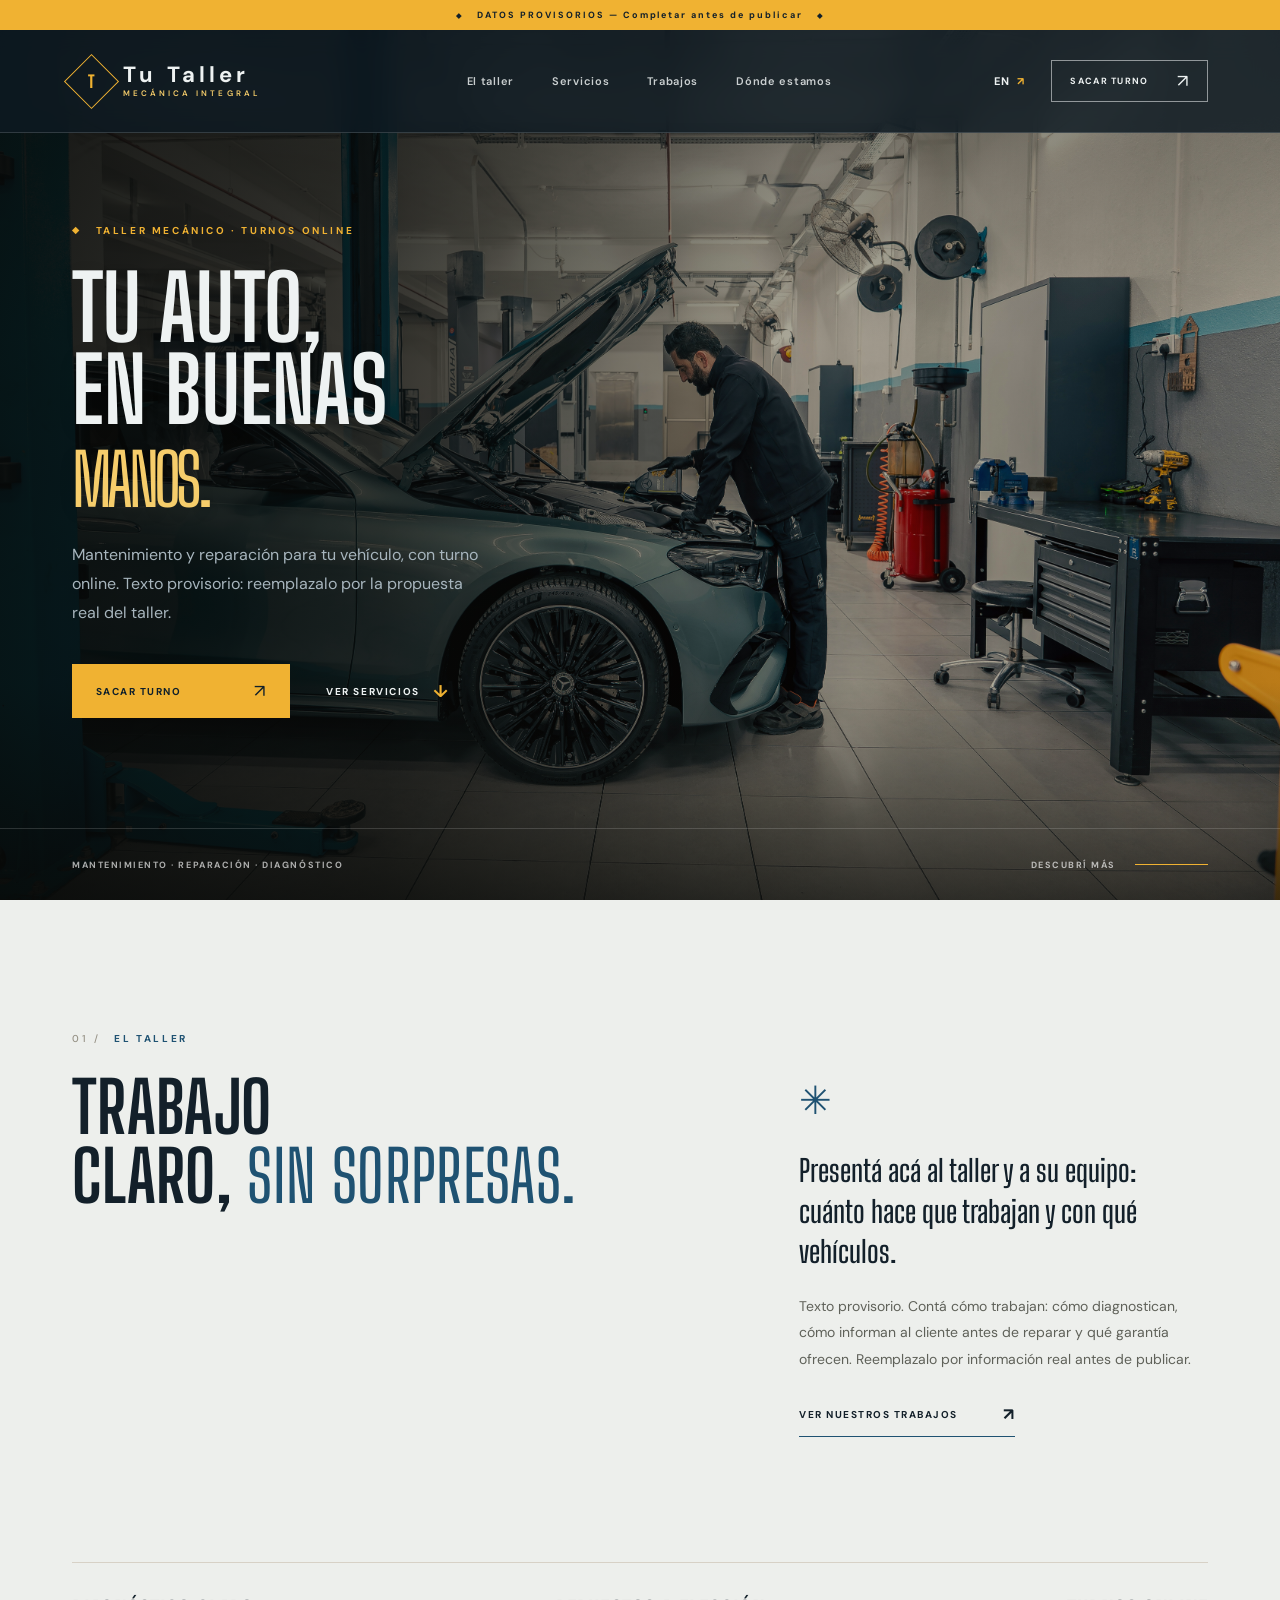
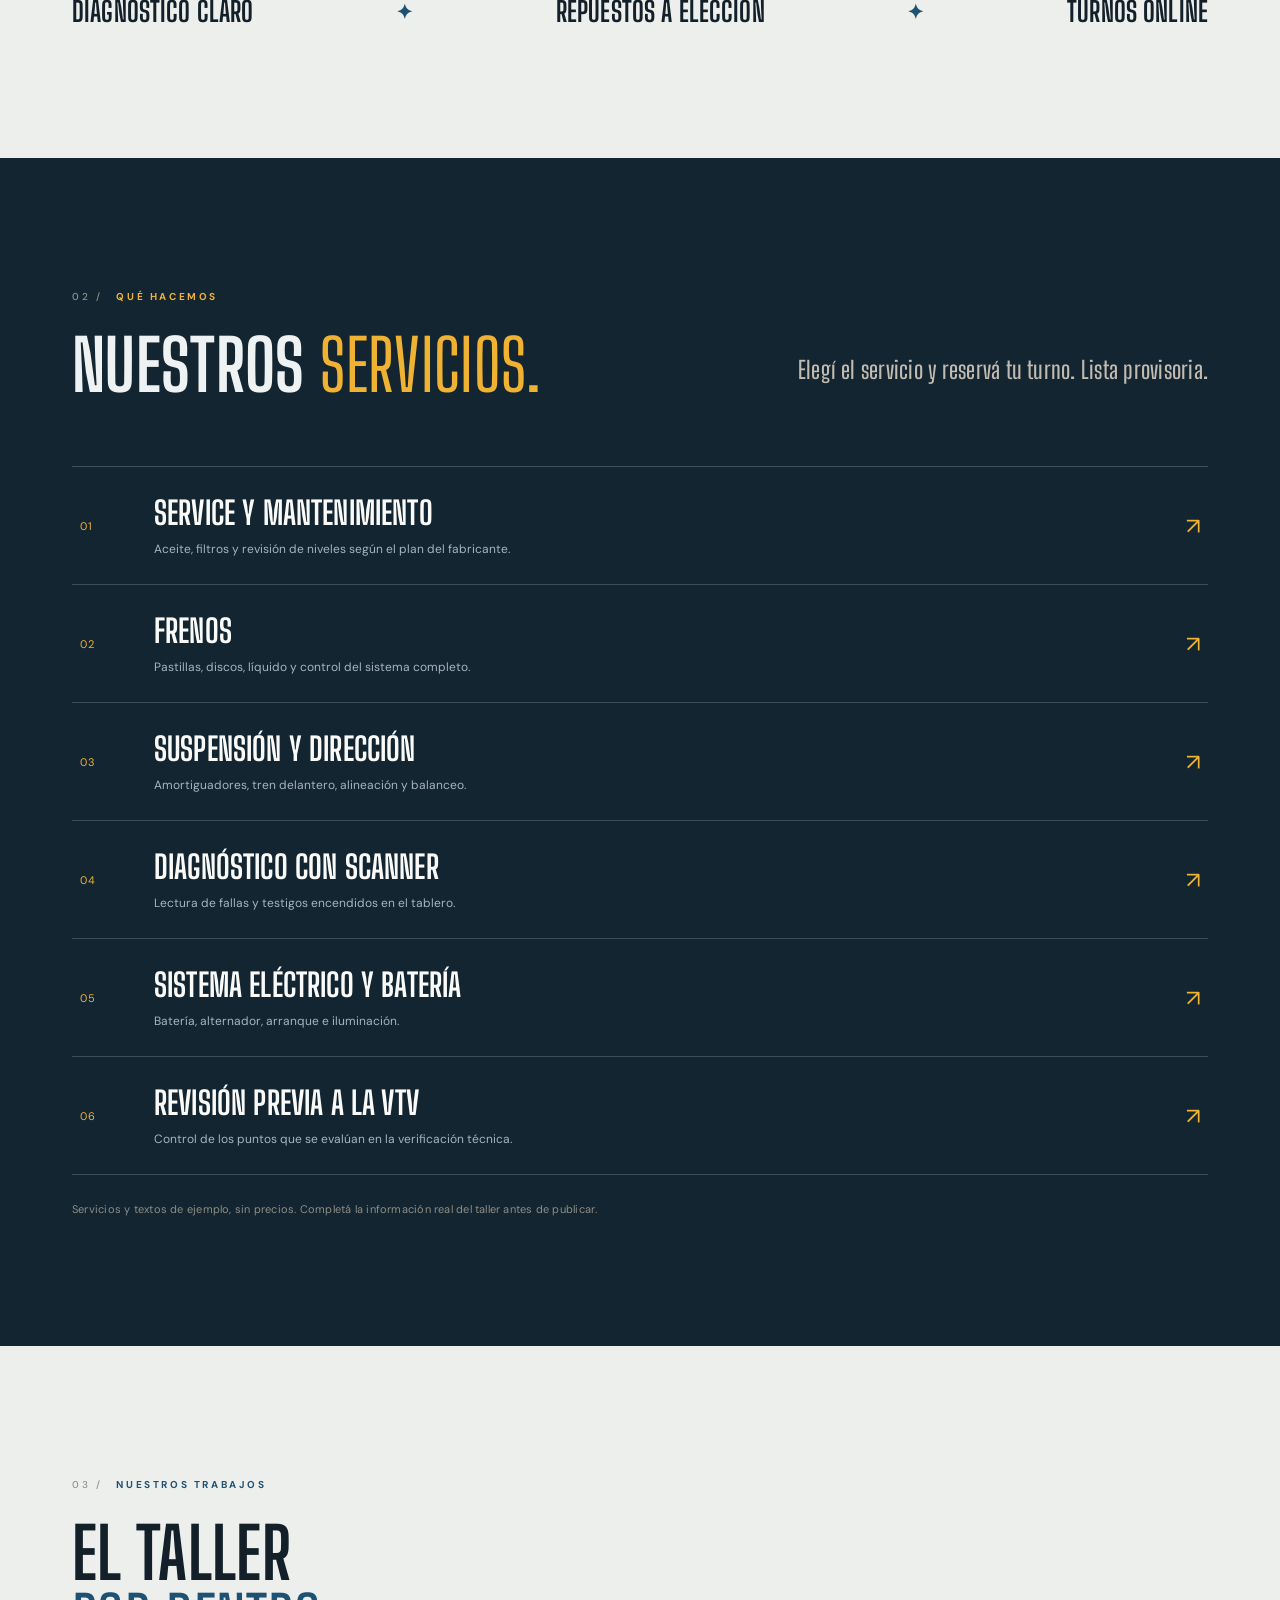
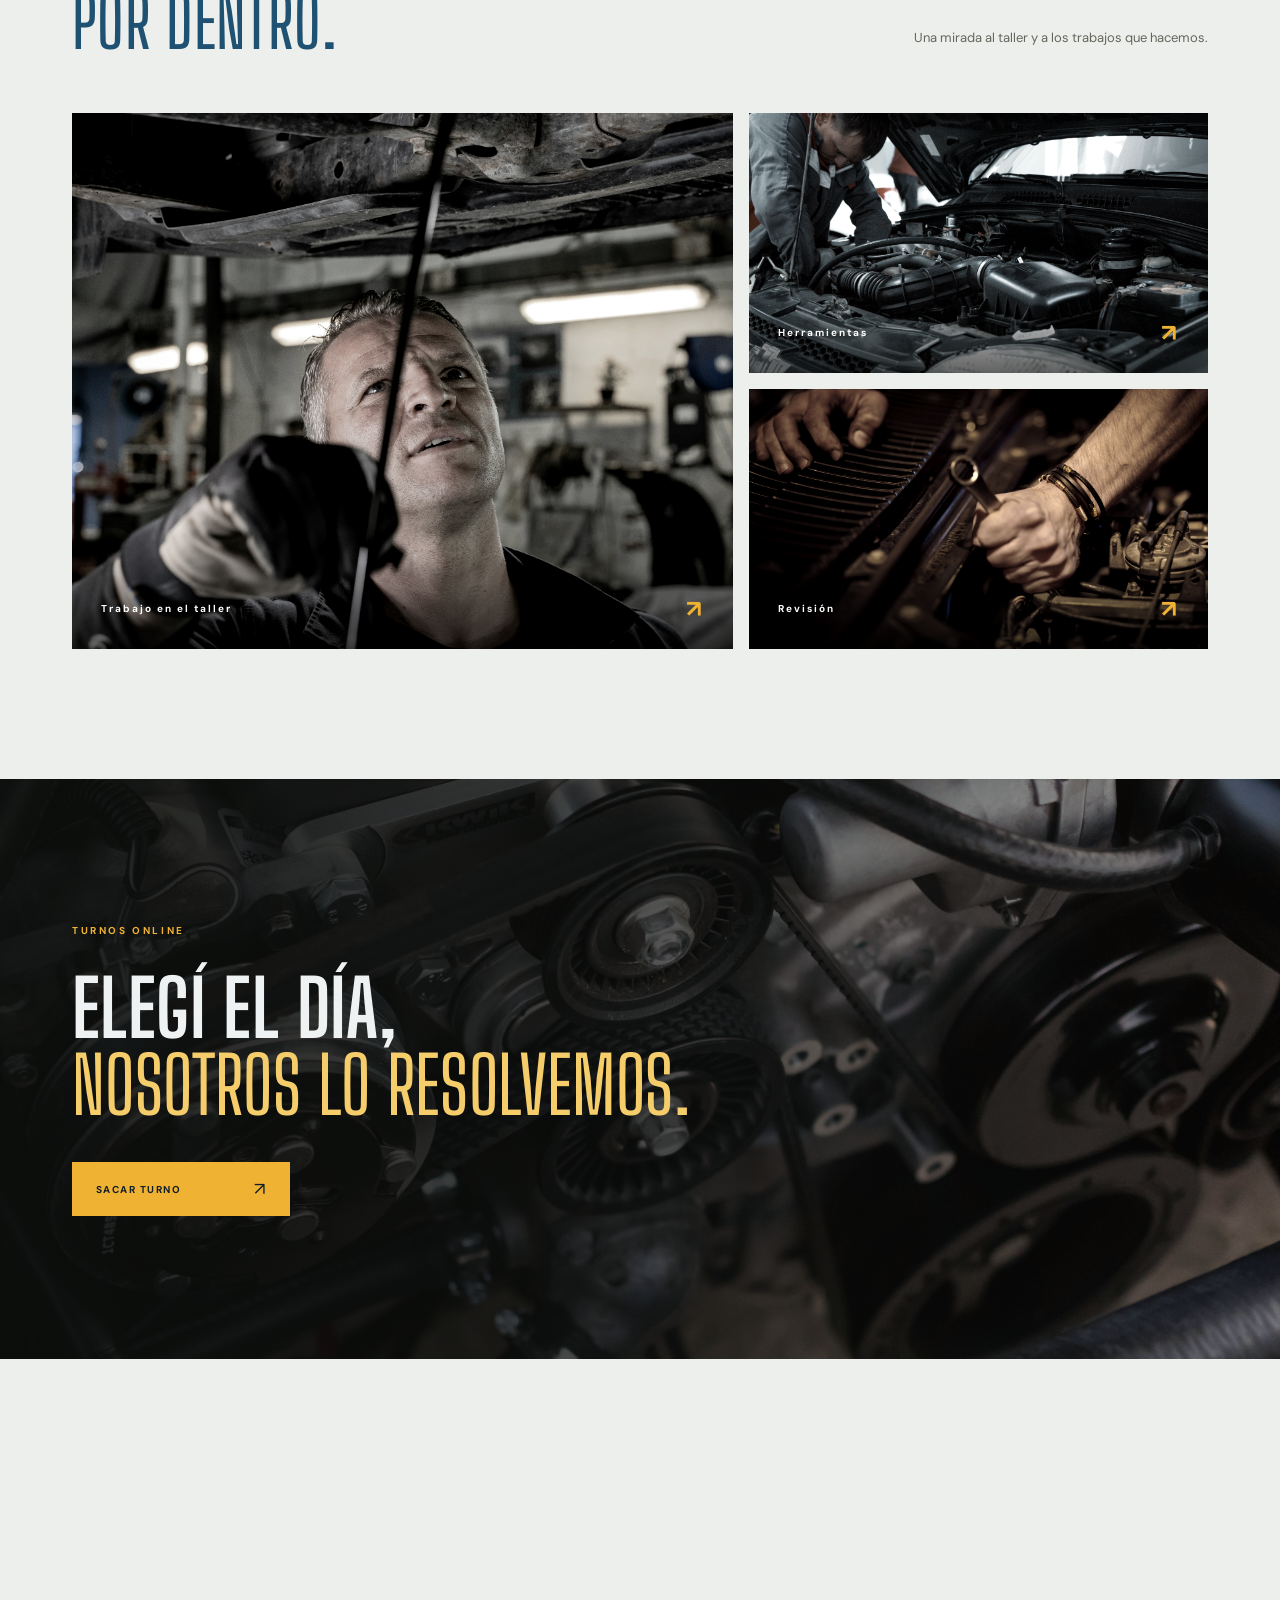
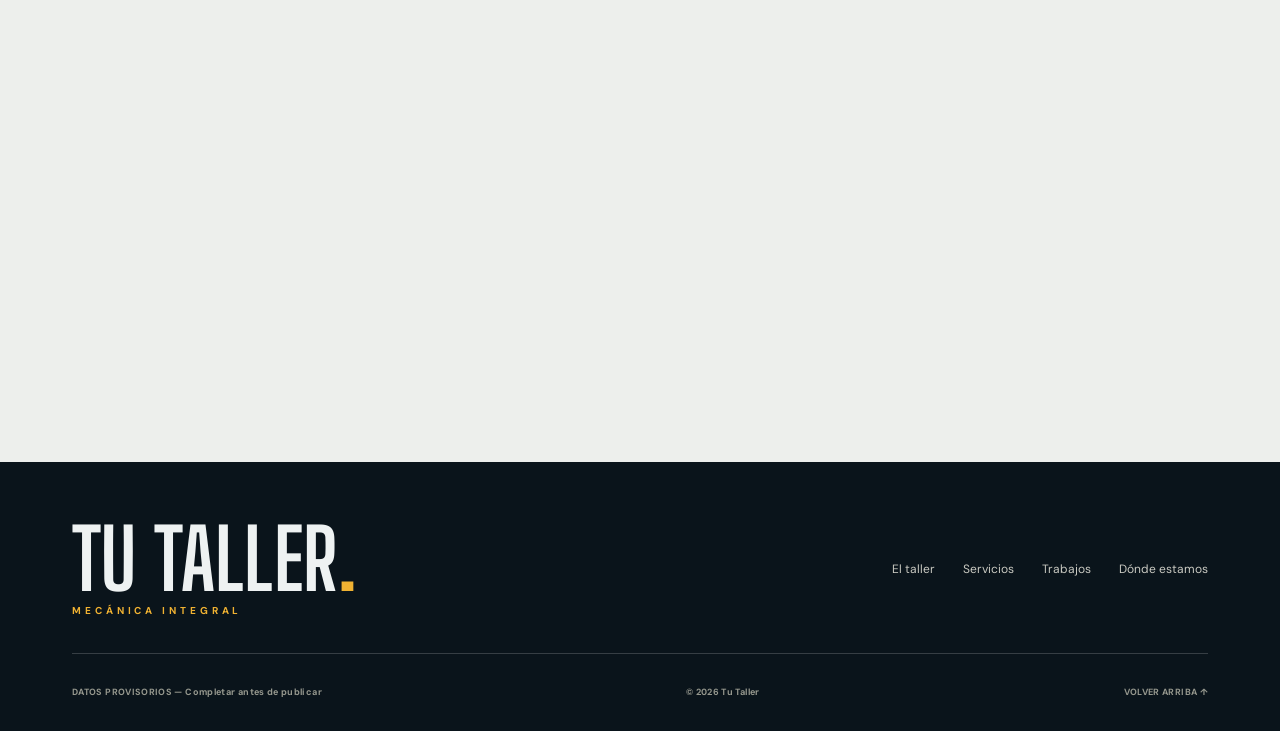
<file: index.html>
<!doctype html>
<html lang="es">
<head>
  <meta charset="UTF-8" />
  <meta name="viewport" content="width=device-width, initial-scale=1" />
  <meta name="theme-color" content="#0e1a23" />
  <meta name="description" content="Taller mecánico: service, frenos, suspensión y diagnóstico. Sacá tu turno online. Texto provisorio: completar con la descripción real." id="meta-description" />
  <meta property="og:type" content="website" />
  <meta property="og:title" content="Tu Taller | Taller mecánico con turnos online" />
  <meta property="og:description" content="Taller mecánico: service, frenos, suspensión y diagnóstico. Sacá tu turno online. Texto provisorio: completar con la descripción real." />
  
  <title>Tu Taller | Taller mecánico con turnos online</title>
  <link rel="preconnect" href="https://fonts.googleapis.com" />
  <link rel="preconnect" href="https://fonts.gstatic.com" crossorigin />
  <link href="https://fonts.googleapis.com/css2?family=DM+Sans:wght@400;500;600;700&family=Big+Shoulders+Display:wght@600;700;800&display=swap" rel="stylesheet" />
  <link rel="stylesheet" href="styles.css" />
  <script src="config.js" defer></script>
  <script src="app.js" defer></script>
</head>
<body>
  <a class="skip-link" href="#main" data-i18n="skip"></a>
  <div class="demo-ribbon" id="demo-ribbon" hidden><span class="ribbon-diamond" aria-hidden="true">◆</span><span data-business-demo></span><span class="ribbon-diamond" aria-hidden="true">◆</span></div>

  <header class="site-header" id="top">
    <a class="brand" href="#top" id="brand-link" aria-label="Home">
      <span class="brand-icon" id="brand-icon" aria-hidden="true"><span data-business-initial></span></span>
      <span class="brand-type"><strong data-business-name></strong><small data-business-tagline></small></span>
    </a>
    <nav class="main-nav" id="main-nav" aria-label="Primary navigation">
      <a href="#story" data-i18n="navAbout"></a>
      <a href="#services" data-i18n="navServices"></a>
      <a href="#gallery" data-i18n="navGallery"></a>
      <a href="#visit" data-i18n="navVisit"></a>
    </nav>
    <div class="header-actions">
      <button class="lang-toggle" id="lang-toggle" type="button" aria-label="Cambiar idioma a español">ES <span aria-hidden="true">↗</span></button>
      <div id="header-booking-action"></div>
      <button class="menu-toggle" id="menu-toggle" type="button" aria-label="Open menu" aria-expanded="false" aria-controls="main-nav"><span></span><span></span></button>
    </div>
  </header>

  <main id="main">
    <section class="hero" data-header-theme="dark" aria-labelledby="hero-title">
      <div class="hero-image" id="hero-image" role="img" aria-label=""></div>
      <div class="hero-vignette"></div>
      <div class="hero-content container">
        <p class="eyebrow hero-eyebrow reveal"><span class="tiny-diamond" aria-hidden="true">◆</span><span data-i18n="heroEyebrow"></span></p>
        <h1 id="hero-title" class="reveal"><span data-i18n="heroLine1"></span><br/><span data-i18n="heroLine2"></span><br/><em data-i18n="heroLine3"></em></h1>
        <p class="hero-description reveal" data-i18n="heroDescription"></p>
        <div class="hero-actions reveal"><div id="hero-primary-action"></div><a class="text-link" href="#services"><span data-i18n="exploreServices"></span><span aria-hidden="true">↓</span></a></div>
      </div>
      <div class="hero-bottom"><span data-i18n="heroBottomLeft"></span><span class="scroll-hint"><span data-i18n="scrollToExplore"></span><span class="scroll-line" aria-hidden="true"></span></span><span id="established" hidden><span data-i18n="establishedLabel"></span> <span data-business-year></span></span></div>
    </section>

    <section class="intro section-pad" data-header-theme="light" id="story" aria-labelledby="intro-title">
      <div class="container intro-grid">
        <div class="intro-lead reveal"><p class="eyebrow dark-eyebrow"><span class="section-number">01 /</span><span data-i18n="introEyebrow"></span></p><h2 id="intro-title" class="display-title"><span data-i18n="introTitleFirst"></span><br/><span data-i18n="introTitleSecond"></span> <em data-i18n="introTitleEm"></em></h2></div>
        <div class="intro-copy reveal"><span class="ornament" aria-hidden="true">✳</span><p class="lead-copy" data-i18n="introLead"></p><p class="body-copy" data-i18n="introBody"></p><a href="#gallery" class="inline-arrow"><span data-i18n="discoverStyle"></span><span aria-hidden="true">↗</span></a></div>
      </div>
      <div class="values-line container" aria-label="Our values"><span data-i18n="value1"></span><span class="values-cross" aria-hidden="true">✦</span><span data-i18n="value2"></span><span class="values-cross" aria-hidden="true">✦</span><span data-i18n="value3"></span></div>
    </section>

    <section class="services section-pad" data-header-theme="dark" id="services" aria-labelledby="services-title">
      <div class="container">
        <div class="section-heading heading-split reveal"><div><p class="eyebrow"><span class="section-number">02 /</span><span data-i18n="servicesEyebrow"></span></p><h2 id="services-title" class="display-title light-title"><span data-i18n="servicesTitleFirst"></span> <em data-i18n="servicesTitleEm"></em></h2></div><p class="section-caption" data-i18n="servicesCaption"></p></div>
        <div class="service-list" id="service-list"></div>
        <p class="sample-note" id="sample-price-note" data-i18n="samplePrices"></p>
      </div>
    </section>

    <section class="lookbook section-pad" data-header-theme="light" id="gallery" aria-labelledby="gallery-title">
      <div class="container">
        <div class="section-heading gallery-heading reveal"><div><p class="eyebrow dark-eyebrow"><span class="section-number">03 /</span><span data-i18n="galleryEyebrow"></span></p><h2 id="gallery-title" class="display-title"><span data-i18n="galleryTitleFirst"></span><br/><em data-i18n="galleryTitleEm"></em></h2></div><p class="gallery-side-note" data-i18n="galleryNote"></p></div>
        <div class="gallery-grid" id="gallery-grid"></div>
      </div>
    </section>

    <section class="manifesto" data-header-theme="dark" aria-labelledby="manifesto-title">
      <div class="manifesto-image" id="manifesto-image"></div><div class="manifesto-shade"></div>
      <div class="manifesto-content container reveal"><p class="eyebrow"><span data-i18n="manifestoEyebrow"></span></p><h2 id="manifesto-title" class="manifesto-title"><span data-i18n="manifestoTitleFirst"></span><br/><em data-i18n="manifestoTitleEm"></em></h2><div id="manifesto-primary-action"></div></div>
    </section>

    <section class="visit section-pad" data-header-theme="light" id="visit" aria-labelledby="visit-title">
      <div class="container visit-grid">
        <div class="visit-left reveal"><p class="eyebrow dark-eyebrow"><span class="section-number">04 /</span><span data-i18n="visitEyebrow"></span></p><h2 id="visit-title" class="display-title"><span data-i18n="visitTitleFirst"></span><br/><em data-i18n="visitTitleEm"></em><br/><span data-i18n="visitTitleLast"></span></h2><p data-i18n="visitDescription"></p><div id="visit-primary-action"></div></div>
        <div class="visit-card reveal" id="visit-card">
          <div class="visit-card-header"><span data-business-monogram></span><span class="sparkle" aria-hidden="true">✳</span></div>
          <div class="visit-card-block" id="location-block"><span class="mini-label" data-i18n="locationLabel"></span><strong id="business-address"></strong><small id="business-address-note"></small></div>
          <div class="visit-card-block" id="hours-block"><span class="mini-label" data-i18n="hoursLabel"></span><div id="hours-list"></div><small class="card-disclaimer" id="hours-note"></small></div>
          <div class="visit-card-block contact-block" id="contact-block" hidden><span class="mini-label" data-i18n="contactLabel"></span><div id="contact-links"></div></div>
          <div class="visit-card-bottom"><span data-i18n="visitCardBottom"></span><span aria-hidden="true">↗</span></div>
        </div>
      </div>
    </section>

    <p class="booking-status container" id="booking-status" role="status" aria-live="polite" hidden></p>
  </main>

  <footer class="footer" data-header-theme="dark">
    <div class="container"><div class="footer-top"><div class="footer-brand"><span class="footer-logo"><span data-business-name></span><span class="footer-dot" aria-hidden="true">.</span></span><span data-business-tagline></span></div><div class="footer-right"><a href="#story" data-i18n="navAbout"></a><a href="#services" data-i18n="navServices"></a><a href="#gallery" data-i18n="navGallery"></a><a href="#visit" data-i18n="navVisit"></a></div></div><div class="footer-divider"></div><div class="footer-bottom"><span id="footer-demo-label" data-business-demo hidden></span><span>© <span data-copyright-year></span> <span data-business-name></span></span><a href="#top" data-i18n="backTop"></a></div></div>
  </footer>

  <!-- VYB-BOOKING-MODAL-START -->
  <div class="booking-modal" id="booking-modal" hidden role="dialog" aria-modal="true" aria-labelledby="booking-modal-title" aria-describedby="booking-modal-help" tabindex="-1">
    <section class="booking-modal-panel">
      <header class="booking-modal-header">
        <div><p class="eyebrow" data-i18n="bookingModalEyebrow"></p><h2 id="booking-modal-title" data-i18n="bookingModalTitle"></h2></div>
        <button type="button" class="booking-modal-close" id="booking-modal-close" aria-label="Close booking window">✕</button>
      </header>
      <p class="booking-modal-help" id="booking-modal-help" data-i18n="bookingModalHelp"></p>
      <iframe id="booking-frame" class="booking-frame" title="Setmore booking page" loading="lazy" allow="web-share" referrerpolicy="strict-origin-when-cross-origin"></iframe>
      <a class="booking-fallback" id="booking-fallback" target="_blank" rel="noopener noreferrer" hidden><span data-i18n="bookingOpenExternal"></span><span aria-hidden="true"> ↗</span></a>
    </section>
  </div>
  <!-- VYB-BOOKING-MODAL-END -->

  <div class="lightbox" id="image-lightbox" hidden role="dialog" aria-modal="true" aria-label="Gallery image"><button type="button" class="lightbox-close" id="lightbox-close" aria-label="Close image">✕</button><img id="lightbox-image" alt="Selected gallery image"/><p id="lightbox-caption"></p></div>
</body>
</html>
</file>
<file: styles.css>
:root{--ink:#171916;--ink-2:#222420;--black:#11120f;--gold:#c9ad7a;--gold-light:#e2c895;--paper:#f0ede6;--paper-soft:#e5e0d5;--muted:#a49c8d;--white:#fcf9f3;--button:#c9ad7a;--button-text:#191a16;--services-bg:#191b18;--hero-bg:#131512;--manifesto-bg:#161714;--footer-bg:#111310;--text-on-dark:#f2eee4;--text-muted-on-dark:#a8a8a0;--text-muted-on-light:#66665d;--card-bg:#e6dfd2;--card-border:#d3c9b7;--line:rgba(255,255,255,.16);--sans:'DM Sans',Arial,sans-serif;--display:'Playfair Display',Georgia,serif}
*,*::before,*::after{box-sizing:border-box}
html{scroll-behavior:smooth;scroll-padding-top:118px}
body{margin:0;color:var(--ink);font-family:var(--sans);background:var(--black);-webkit-font-smoothing:antialiased}
body.modal-open{overflow:hidden}
button,input,select{font:inherit}button{cursor:pointer}a{text-decoration:none;color:inherit}img{display:block;max-width:100%}
button:focus-visible,a:focus-visible,input:focus-visible,select:focus-visible{outline:2px solid var(--gold);outline-offset:4px}
.container{max-width:1440px;width:calc(100% - 144px);margin:0 auto}
.skip-link{position:fixed;z-index:1000;top:-100px;left:16px;padding:12px;background:var(--white);color:var(--black)}.skip-link:focus{top:8px}
.demo-ribbon{position:relative;z-index:20;display:flex;align-items:center;justify-content:center;gap:14px;height:30px;background:var(--gold);color:var(--ink);font-size:9px;font-weight:700;letter-spacing:.22em;text-align:center}.ribbon-diamond{font-size:7px}
.site-header{position:sticky;z-index:30;top:0;left:0;right:0;height:103px;margin-bottom:-103px;padding:0 max(72px,calc((100vw - 1296px)/2));display:flex;align-items:center;justify-content:space-between;gap:30px;border-bottom:1px solid rgba(255,255,255,.15);color:var(--text-on-dark);background:color-mix(in srgb,var(--black) 82%,transparent);backdrop-filter:blur(12px);-webkit-backdrop-filter:blur(12px);transition:background .2s,color .2s,border-color .2s}
.brand{display:inline-flex;align-items:center;gap:12px;min-width:232px}.brand-icon{width:39px;height:39px;color:var(--gold)}.brand-icon svg{width:100%;height:100%}.brand-type{display:flex;flex-direction:column;gap:2px}.brand-type strong{font-size:22px;font-weight:700;letter-spacing:.19em;line-height:1}.brand-type small{font-size:8px;letter-spacing:.38em;font-weight:600;color:var(--gold-light)}
.main-nav{display:flex;justify-content:center;gap:38px;align-items:center}.main-nav a{font-size:11px;font-weight:600;letter-spacing:.065em;white-space:nowrap;opacity:.83;transition:opacity .2s,color .2s}.main-nav a:hover{opacity:1;color:var(--gold)}.site-header.header-light{color:var(--ink);background:color-mix(in srgb,var(--paper) 96%,transparent);border-color:color-mix(in srgb,var(--ink) 14%,transparent)}.site-header.header-light .brand-type small{color:#8e7858}.site-header.header-light .main-nav a{color:var(--ink)}.site-header.header-light .lang-toggle{color:var(--ink)}.site-header.header-light .button-outline{color:var(--ink);border-color:color-mix(in srgb,var(--ink) 42%,transparent)}.site-header.header-light .menu-toggle span{background:var(--ink)}.site-header.header-light .main-nav{background:color-mix(in srgb,var(--paper) 98%,transparent);border-color:color-mix(in srgb,var(--ink) 16%,transparent)}
.header-actions{display:flex;align-items:center;gap:26px}.lang-toggle{background:none;color:var(--text-on-dark);border:0;font-size:11px;font-weight:700;letter-spacing:.1em;display:flex;gap:7px;align-items:center;padding:12px 0}.lang-toggle span{color:var(--gold)}
.button{min-height:54px;display:inline-flex;align-items:center;justify-content:space-between;gap:28px;padding:0 23px;border:1px solid transparent;font-size:10px;font-weight:700;letter-spacing:.145em;text-transform:uppercase;transition:background .25s,color .25s,border-color .25s,transform .25s;white-space:nowrap}.button:hover{transform:translateY(-2px)}.button-arrow{font-size:18px;font-weight:400;line-height:1}.button-outline{color:var(--text-on-dark);background:transparent;border-color:color-mix(in srgb,var(--text-on-dark) 55%,transparent);min-height:42px;padding:0 18px;font-size:9px}.button-outline:hover{background:var(--gold);border-color:var(--gold);color:#121410}.button-gold{color:var(--button-text);background:var(--button);border-color:var(--button);min-width:218px}.button-gold:hover{background:color-mix(in srgb,var(--button) 80%,var(--white));border-color:color-mix(in srgb,var(--button) 80%,var(--white))}.button-dark{color:var(--text-on-dark);background:var(--ink);border-color:var(--ink);min-width:220px}.button-dark:hover{background:var(--ink-2)}
.menu-toggle{display:none;border:0;background:none;width:36px;height:36px;padding:7px;align-items:center;justify-content:center;flex-direction:column;gap:6px}.menu-toggle span{width:22px;height:1.5px;background:var(--text-on-dark);display:block;transition:transform .25s}
.hero{position:relative;min-height:805px;height:calc(100svh - 30px);max-height:1080px;color:var(--text-on-dark);background:var(--hero-bg);isolation:isolate;overflow:hidden}
.hero-image,.hero-vignette{position:absolute;inset:0}.hero-image{z-index:-3;background-image:none;background-position:center 40%;background-size:cover;transform:scale(1.02)}.hero-vignette{z-index:-2;background:linear-gradient(90deg,rgba(7,9,8,.91) 0%,rgba(7,9,8,.76) 30%,rgba(7,9,8,.33) 62%,rgba(7,9,8,.22) 100%),linear-gradient(0deg,rgba(9,10,8,.72) 0%,transparent 25%,transparent 64%,rgba(9,10,8,.38) 100%)}
.hero-content{height:100%;display:flex;flex-direction:column;align-items:flex-start;justify-content:center;padding-top:80px;padding-bottom:70px}.eyebrow{display:flex;align-items:center;gap:14px;margin:0;font-size:10px;font-weight:700;letter-spacing:.26em;line-height:1.7;text-transform:uppercase;color:var(--gold)}.tiny-diamond{font-size:9px}.hero h1{font-size:clamp(66px,7vw,119px);font-weight:600;line-height:1.01;letter-spacing:-.065em;margin:28px 0 27px;font-family:var(--display);max-width:950px;text-shadow:0 6px 20px rgba(0,0,0,.08)}.hero h1 em{font-size:.8em;font-weight:500;letter-spacing:-.065em;color:var(--gold-light)}.hero-description{font-size:16px;line-height:1.8;color:var(--text-muted-on-dark);max-width:420px;margin:0}.hero-actions{display:flex;align-items:center;gap:36px;margin-top:37px}.text-link{display:inline-flex;align-items:center;gap:13px;font-size:10px;font-weight:700;letter-spacing:.16em}.text-link span:last-child{color:var(--gold);font-size:17px;transition:transform .25s}.text-link:hover span:last-child{transform:translateY(4px)}
.hero-bottom{position:absolute;bottom:0;left:0;width:100%;height:72px;display:flex;align-items:center;justify-content:space-between;padding:0 max(72px,calc((100vw - 1296px)/2));border-top:1px solid rgba(255,255,255,.15);color:rgba(255,255,255,.65);font-size:9px;letter-spacing:.17em;font-weight:700}.scroll-hint{display:flex;align-items:center;gap:19px}.scroll-line{height:1px;background:var(--gold);width:73px}.vertical-hero-note{position:absolute;right:34px;top:48%;transform:rotate(90deg) translateX(50%);transform-origin:100% 50%;font-size:10px;letter-spacing:.27em;color:rgba(255,255,255,.55)}
.section-pad{padding:130px 0}.intro{background:var(--paper);overflow:hidden}.intro-grid{display:grid;grid-template-columns:1.2fr .8fr;gap:10%;align-items:start}.dark-eyebrow{color:#7c6543}.section-number{color:#969185;font-weight:500}.display-title{font-family:var(--display);font-size:clamp(56px,5.5vw,94px);letter-spacing:-.065em;line-height:1.08;font-weight:600;margin:26px 0 0}.display-title em{font-weight:500;color:#89714e}.intro-copy{padding-top:45px}.ornament{display:block;color:#a08052;font-size:39px;margin-bottom:24px}.lead-copy{font-family:var(--display);font-size:clamp(24px,2.35vw,36px);font-weight:500;line-height:1.48;letter-spacing:-.025em;margin:0 0 21px}.body-copy{max-width:440px;font-size:14px;line-height:1.9;color:#5f6159;margin:0 0 29px}.inline-arrow{display:inline-flex;gap:45px;align-items:center;font-size:10px;font-weight:700;letter-spacing:.15em;padding-bottom:11px;border-bottom:1px solid #a8926f}.inline-arrow span:last-child{font-size:17px}.values-line{margin-top:125px;padding-top:32px;border-top:1px solid #d7d1c6;display:flex;justify-content:space-between;align-items:center;font-family:var(--display);font-size:clamp(16px,2.15vw,29px);letter-spacing:-.035em}.values-cross{color:#a58451;font-size:20px}
.services{color:var(--white);background:var(--services-bg)}.heading-split{display:flex;justify-content:space-between;align-items:end;gap:35px;margin-bottom:66px}.light-title{color:var(--text-on-dark)}.light-title em{color:var(--gold)}.section-caption{font-family:var(--display);font-size:21px;font-style:italic;line-height:1.65;color:#c1bbb0;margin:0 0 10px}.service-list{border-top:1px solid rgba(255,255,255,.2)}.service-row{position:relative;width:100%;display:grid;grid-template-columns:56px minmax(0,1fr) 110px 95px 32px;align-items:center;gap:18px;text-align:left;padding:27px 8px;border:0;border-bottom:1px solid rgba(255,255,255,.18);background:transparent;color:var(--white);transition:background .25s,padding .25s}.service-row:hover{background:rgba(201,173,122,.075);padding-left:18px;padding-right:18px}.service-index{color:var(--gold);font-size:11px;letter-spacing:.1em}.service-copy{display:flex;flex-direction:column;gap:9px}.service-copy strong{font-family:var(--display);font-size:clamp(24px,2.5vw,39px);font-weight:500;letter-spacing:-.03em}.service-copy small{font-size:12px;color:var(--text-muted-on-dark)}.service-duration{font-size:10px;color:#9e9e96;letter-spacing:.12em}.service-price{font-family:var(--display);font-size:30px;color:var(--gold-light);text-align:right}.service-icon{font-size:23px;color:var(--gold);text-align:right}.sample-note{font-size:11px;color:#8f8e86;margin:27px 0 0;letter-spacing:.02em}
.lookbook{background:var(--paper)}.gallery-heading{display:flex;justify-content:space-between;align-items:end;gap:30px;margin-bottom:56px}.gallery-side-note{font-size:13px;line-height:1.8;color:#66665d;margin:0 0 8px}.gallery-grid{display:grid;grid-template-columns:1.18fr .82fr;grid-template-rows:260px 260px;gap:16px}.gallery-item{position:relative;overflow:hidden;border:0;padding:0;text-align:left;background:#282a25}.gallery-item img{width:100%;height:100%;object-fit:cover;filter:grayscale(.22) saturate(.7) contrast(1.06);transition:transform .65s,filter .4s}.gallery-item:hover img{transform:scale(1.055);filter:grayscale(0) saturate(.9) contrast(1.05)}.gallery-large{grid-row:1/3;grid-column:1}.gallery-small{grid-column:2;grid-row:1}.second-small{grid-row:2}.gallery-overlay{display:flex;justify-content:space-between;align-items:center;gap:20px;position:absolute;bottom:0;left:0;right:0;padding:39px 29px 25px;color:#fff;background:linear-gradient(transparent,rgba(0,0,0,.62));font-size:10px;font-weight:700;letter-spacing:.2em}.gallery-overlay span:last-child{font-size:24px;color:var(--gold)}
.manifesto{position:relative;isolation:isolate;background:var(--manifesto-bg);color:var(--text-on-dark);min-height:580px;display:flex;align-items:center;overflow:hidden}.manifesto-image,.manifesto-shade{position:absolute;inset:0}.manifesto-image{z-index:-3;background:var(--manifesto-bg) center center/cover}.manifesto-shade{z-index:-2;background:linear-gradient(90deg,rgba(12,14,12,.93) 2%,rgba(12,14,12,.78) 42%,rgba(12,14,12,.33) 100%)}.manifesto-content{padding-top:90px;padding-bottom:90px}.manifesto-title{font-family:var(--display);font-size:clamp(54px,6.1vw,102px);line-height:1.1;font-weight:600;letter-spacing:-.06em;margin:31px 0 39px}.manifesto-title em{color:var(--gold-light);font-weight:500}
.visit{background:var(--paper);padding-top:145px;padding-bottom:145px}.visit-grid{display:grid;grid-template-columns:1fr .77fr;gap:12%;align-items:center}.visit-left .display-title{margin-top:27px}.visit-left>p:not(.eyebrow){margin:24px 0 32px;color:#6a6a61;max-width:390px;line-height:1.85;font-size:14px}.visit-card{background:var(--card-bg);border:1px solid var(--card-border);padding:39px 45px}.visit-card-header{display:flex;align-items:center;justify-content:space-between;padding-bottom:35px;border-bottom:1px solid #c8bfad;color:#4e4c42;font-family:var(--display);font-size:36px}.sparkle{font-size:35px;color:#af8c5e}.visit-card-block{padding:29px 0;border-bottom:1px solid #c8bfad}.mini-label{display:block;color:#8e7858;font-weight:700;font-size:10px;letter-spacing:.22em;margin-bottom:16px}.visit-card-block strong{display:block;font-size:22px;font-family:var(--display);font-weight:500;letter-spacing:-.02em}.visit-card-block small{display:block;color:#737064;margin-top:9px;font-size:12px}.hours-row{display:flex;align-items:center;justify-content:space-between;gap:15px;font-size:12px;padding:7px 0;font-weight:600}.hours-row span:first-child{letter-spacing:.08em;color:#5e5c51}.card-disclaimer{margin-top:15px!important;font-style:italic}.visit-card-bottom{display:flex;justify-content:space-between;align-items:center;color:#6f604b;font-size:10px;font-weight:700;letter-spacing:.15em;margin-top:30px}.visit-card-bottom span:last-child{font-size:23px}
.footer{background:var(--footer-bg);color:var(--text-on-dark);padding-top:60px}.footer-top{display:flex;justify-content:space-between;align-items:center;gap:30px;padding-bottom:36px}.footer-brand{display:flex;flex-direction:column;gap:7px}.footer-logo{font-family:var(--display);font-weight:600;letter-spacing:-.06em;font-size:clamp(54px,6.5vw,94px);line-height:.9}.footer-dot{color:var(--gold)}.footer-brand>span:last-child{color:var(--gold);font-size:10px;letter-spacing:.39em;font-weight:700}.footer-right{display:grid;grid-template-columns:repeat(4,max-content);gap:12px 28px;padding-bottom:0}.footer-right a{font-size:12px;color:#cacac2}.footer-right a:hover{color:var(--gold)}.footer-divider{height:1px;background:#373934}.footer-bottom{display:flex;justify-content:space-between;align-items:center;gap:20px;min-height:77px;color:#96988e;font-size:9px;font-weight:700;letter-spacing:.12em}.footer-bottom a:hover{color:var(--gold)}
.lightbox{position:fixed;inset:0;z-index:130;display:flex;align-items:center;justify-content:center;flex-direction:column;padding:20px;background:rgba(8,9,8,.82);backdrop-filter:blur(8px)}[hidden]{display:none!important}.lightbox-close{position:absolute;right:30px;top:20px;color:var(--text-on-dark);font-size:24px;background:transparent;border:0;padding:8px}.lightbox img{max-width:min(90vw,1120px);max-height:79vh;object-fit:contain}.lightbox p{color:var(--gold);text-transform:uppercase;letter-spacing:.22em;font-size:11px;margin-top:18px}
.reveal{opacity:0;transform:translateY(26px);transition:opacity .8s ease,transform .8s cubic-bezier(.2,.7,.2,1)}.reveal.is-visible{opacity:1;transform:translateY(0)}
@media(max-width:1200px){.container{width:calc(100% - 96px)}.site-header,.hero-bottom{padding-left:48px;padding-right:48px}.site-header{gap:20px}.brand{min-width:185px}.brand-type strong{font-size:19px}.main-nav{gap:22px}.header-actions{gap:15px}.header-book{padding:0 12px}.intro-grid{gap:6%}.visit-grid{gap:8%}}
@media(max-width:960px){.site-header{height:88px;margin-bottom:-88px}.main-nav{position:absolute;top:87px;left:0;right:0;display:none;flex-direction:column;align-items:stretch;gap:0;background:var(--black);padding:15px 48px 25px;border-bottom:1px solid rgba(255,255,255,.2)}.main-nav.is-open{display:flex}.main-nav a{font-size:12px;padding:14px 0}.menu-toggle{display:flex}.hero h1{font-size:clamp(66px,9vw,96px)}.intro-grid{grid-template-columns:1fr;gap:35px}.intro-copy{padding-top:0;max-width:620px}.values-line{margin-top:80px}.visit-grid{grid-template-columns:1fr 1fr;gap:5%}.footer-logo{font-size:80px}.footer-top{align-items:start;flex-direction:column}.footer-right{grid-template-columns:repeat(4,max-content)}}
@media(max-width:700px){.container{width:calc(100% - 42px)}.demo-ribbon{font-size:8px;letter-spacing:.1em;padding:0 6px}.site-header,.hero-bottom{padding-left:21px;padding-right:21px}.site-header{height:76px;margin-bottom:-76px}.brand{min-width:auto;gap:7px}.brand-icon{width:30px;height:30px}.brand-type strong{font-size:16px}.brand-type small{font-size:6px}.main-nav{top:75px;padding:15px 25px 25px}.header-book{display:none}.header-actions{gap:16px}.lang-toggle{font-size:10px}.hero{min-height:720px;height:calc(100svh - 30px);max-height:900px}.hero-image{background-position:60% center}.hero-vignette{background:linear-gradient(90deg,rgba(7,9,8,.88),rgba(7,9,8,.52)),linear-gradient(0deg,rgba(9,10,8,.66),transparent 35%,rgba(9,10,8,.18))}.hero-content{padding-top:85px;padding-bottom:40px}.hero h1{font-size:clamp(55px,12vw,80px);margin:22px 0}.hero h1 em{font-size:.88em}.hero-eyebrow{font-size:9px;letter-spacing:.14em}.hero-description{font-size:14px;max-width:310px}.hero-actions{gap:17px;align-items:flex-start;flex-direction:column;margin-top:29px}.button{min-height:50px}.button-gold{min-width:240px}.hero-bottom{height:54px;font-size:8px}.hero-bottom>span:nth-child(1),.hero-bottom>span:nth-child(3){display:none}.scroll-hint{width:100%;justify-content:space-between}.vertical-hero-note{display:none}.section-pad{padding:82px 0}.display-title{font-size:clamp(50px,10.5vw,68px)}.eyebrow{font-size:9px;letter-spacing:.18em}.intro-copy{margin-top:8px}.ornament{margin-bottom:12px}.lead-copy{font-size:25px}.values-line{margin-top:65px;gap:12px;flex-wrap:wrap;justify-content:center;text-align:center;font-size:16px}.values-cross{font-size:12px}.heading-split{flex-direction:column;align-items:flex-start;margin-bottom:35px;gap:16px}.section-caption{font-size:17px}.service-row{grid-template-columns:25px 1fr 59px 18px;gap:9px;padding:24px 0}.service-copy strong{font-size:23px}.service-copy small{font-size:11px;max-width:190px}.service-duration{display:none}.service-price{font-size:23px}.service-icon{font-size:17px}.gallery-heading{align-items:flex-start;flex-direction:column;gap:18px;margin-bottom:35px}.gallery-grid{grid-template-columns:1fr 1fr;grid-template-rows:280px 170px;gap:10px}.gallery-large{grid-row:1;grid-column:1/3}.gallery-small{grid-row:2;grid-column:1}.second-small{grid-row:2;grid-column:2}.gallery-overlay{padding:25px 12px 14px;font-size:8px;letter-spacing:.1em}.manifesto{min-height:510px}.manifesto-title{font-size:clamp(49px,11vw,75px)}.visit-grid{grid-template-columns:1fr;gap:40px}.visit{padding-top:86px;padding-bottom:86px}.visit-card{padding:27px 28px}.footer{padding-top:66px}.footer-top{gap:35px}.footer-logo{font-size:clamp(65px,16vw,95px)}.footer-right{grid-template-columns:repeat(2,max-content);gap:15px 42px}.footer-bottom{align-items:flex-start;flex-direction:column;justify-content:center;gap:11px;padding:25px 0}.dialog-panel{padding:33px 24px}.dialog-panel h2{font-size:39px}.lightbox{padding:15px}}
@media(prefers-reduced-motion:reduce){html{scroll-behavior:auto}.reveal{opacity:1;transform:none;transition:none}.button,.gallery-item img,.text-link span:last-child,.service-row{transition:none}}

.booking-status{margin:0 auto 28px;padding:16px 20px;border:1px solid var(--gold);color:var(--text-on-dark);background:var(--services-bg);font-size:14px;line-height:1.6}.booking-status[hidden]{display:none}

/* Setmore booking window: styles stay outside the cross-origin iframe. */
.booking-modal{position:fixed;inset:0;z-index:140;display:flex;align-items:center;justify-content:center;padding:clamp(12px,3vw,34px);background:rgba(8,9,8,.82);backdrop-filter:blur(8px)}
.booking-modal-panel{width:min(100%,980px);max-height:min(92vh,920px);max-height:min(92svh,920px);overflow:auto;background:var(--paper);color:var(--ink);border:1px solid var(--card-border);box-shadow:0 24px 80px rgba(0,0,0,.34);padding:clamp(22px,3vw,36px)}
.booking-modal-header{display:flex;align-items:flex-start;justify-content:space-between;gap:24px;padding-bottom:18px;border-bottom:1px solid var(--card-border)}
.booking-modal-header .eyebrow{margin:0 0 10px}.booking-modal-header h2{font-family:var(--display);font-size:clamp(32px,5vw,52px);font-weight:500;line-height:1.05;margin:0;color:var(--ink)}
.booking-modal-close{flex:0 0 auto;width:44px;height:44px;border:1px solid var(--card-border);background:transparent;color:var(--ink);font-size:20px;cursor:pointer;transition:background .2s,color .2s,border-color .2s}
.booking-modal-close:hover,.booking-modal-close:focus-visible{background:var(--ink);border-color:var(--ink);color:var(--text-on-dark)}
.booking-modal-help{margin:16px 0;color:var(--text-muted-on-light);font-size:13px;line-height:1.6}
.booking-frame{display:block;width:100%;height:min(68vh,690px);height:min(68svh,690px);min-height:430px;border:1px solid var(--card-border);background:var(--white)}
.booking-fallback{display:inline-flex;align-items:center;gap:5px;margin-top:14px;color:var(--ink);font-size:12px;font-weight:700;text-decoration:underline;text-underline-offset:4px}
.booking-fallback:hover{color:var(--gold)}
body.modal-open{overflow:hidden}
@media(max-width:700px){.booking-modal{padding:0;align-items:stretch}.booking-modal-panel{width:100%;max-height:100vh;max-height:100svh;border:0;padding:20px 18px calc(20px + env(safe-area-inset-bottom))}.booking-modal-header h2{font-size:34px}.booking-frame{height:calc(100vh - 220px);height:calc(100svh - 220px);min-height:360px}}
@media(prefers-reduced-motion:reduce){.booking-modal-close{transition:none}}


.footer .footer-divider{background:rgba(255,255,255,.18)}.footer .footer-bottom{font-size:9px;letter-spacing:.04em}

.brand-icon{display:grid;place-items:center;border:1px solid var(--gold);transform:rotate(45deg)}.brand-icon [data-business-initial]{transform:rotate(-45deg);font-family:var(--display);font-size:17px;color:var(--gold);font-weight:600}.brand-icon img{width:100%;height:100%;object-fit:contain;transform:rotate(-45deg)}
.service-row-static{grid-template-columns:56px minmax(0,1fr) 110px 95px;cursor:default}
.service-row-static:hover{background:transparent;padding-left:8px;padding-right:8px}
.booking-status{margin:0 auto 28px;padding:16px 20px;border:1px solid var(--gold);color:var(--text-on-dark);background:var(--services-bg);font-size:14px;line-height:1.6}
.booking-status[hidden]{display:none}
.contact-links{display:flex;flex-direction:column;gap:12px}
.contact-links a{width:max-content;max-width:100%;color:var(--text-muted-on-light);font-size:12px;line-height:1.5;overflow-wrap:anywhere}
.contact-links a:hover{color:#8e7858}
@media(max-width:680px){.service-row-static{grid-template-columns:25px 1fr 59px;gap:9px;padding:24px 0}.service-row-static:hover{padding-left:0;padding-right:0}}


/* Variable content layouts */
.service-list[data-show-price="false"] .service-price{display:none}.service-list[data-show-duration="false"] .service-duration{display:none}
.service-list[data-show-price="true"][data-show-duration="true"] .service-row{grid-template-columns:56px minmax(0,1fr) 110px 95px 32px}.service-list[data-show-price="false"][data-show-duration="true"] .service-row{grid-template-columns:56px minmax(0,1fr) 110px 32px}.service-list[data-show-price="true"][data-show-duration="false"] .service-row{grid-template-columns:56px minmax(0,1fr) 95px 32px}.service-list[data-show-price="false"][data-show-duration="false"] .service-row{grid-template-columns:56px minmax(0,1fr) 32px}
.service-list[data-show-price="true"][data-show-duration="true"] .service-row-static{grid-template-columns:56px minmax(0,1fr) 110px 95px}.service-list[data-show-price="false"][data-show-duration="true"] .service-row-static{grid-template-columns:56px minmax(0,1fr) 110px}.service-list[data-show-price="true"][data-show-duration="false"] .service-row-static{grid-template-columns:56px minmax(0,1fr) 95px}.service-list[data-show-price="false"][data-show-duration="false"] .service-row-static{grid-template-columns:56px minmax(0,1fr)}
.gallery-grid.gallery-flex{grid-template-columns:repeat(auto-fit,minmax(min(100%,260px),1fr));grid-template-rows:none;grid-auto-rows:260px}.gallery-grid.gallery-flex .gallery-item{grid-column:auto;grid-row:auto}
@media(max-width:700px){.service-list .service-row{grid-template-columns:25px minmax(0,1fr) 59px 18px}.service-list[data-show-price="false"] .service-row{grid-template-columns:25px minmax(0,1fr) 18px}.service-list .service-row-static{grid-template-columns:25px minmax(0,1fr) 59px}.service-list[data-show-price="false"] .service-row-static{grid-template-columns:25px minmax(0,1fr)}.gallery-grid.gallery-flex{grid-template-columns:repeat(2,minmax(0,1fr));grid-auto-rows:180px}}


/* ===== Identidad Taller: azul petróleo + ámbar de varilla, tipografía de cartelería industrial ===== */
:root{--display:'Big Shoulders Display','Arial Narrow',Arial,sans-serif;--accent-light-bg:#1f5272}
.hero h1,.display-title,.manifesto-title,.footer-logo,.service-copy strong,.values-line,.visit-card-header,.booking-modal-header h2,.visit-card-block strong{text-transform:uppercase;letter-spacing:.005em;font-weight:700}
.hero h1{line-height:.92;letter-spacing:0}.hero h1 em,.display-title em,.manifesto-title em,.section-caption{font-style:normal}
.display-title,.manifesto-title{line-height:.98}.lead-copy{font-weight:600;letter-spacing:0;line-height:1.35}.section-caption{font-size:24px;font-weight:600;letter-spacing:.01em}.service-price{letter-spacing:.02em}.brand-icon [data-business-initial]{font-weight:800}
.visit-card-block strong{font-size:26px}
/* acentos sobre fondos claros (antes dorados fijos en el CSS base) */
.dark-eyebrow,.mini-label,.site-header.header-light .brand-type small,.contact-links a:hover{color:var(--accent-light-bg)}
.display-title em{color:var(--accent-light-bg)}.light-title em{color:var(--gold)}
.ornament,.values-cross,.sparkle{color:var(--accent-light-bg)}.inline-arrow{border-color:var(--accent-light-bg)}.visit-card-bottom{color:#33566b}
.service-row:hover{background:rgba(240,178,50,.08)}
</file>
